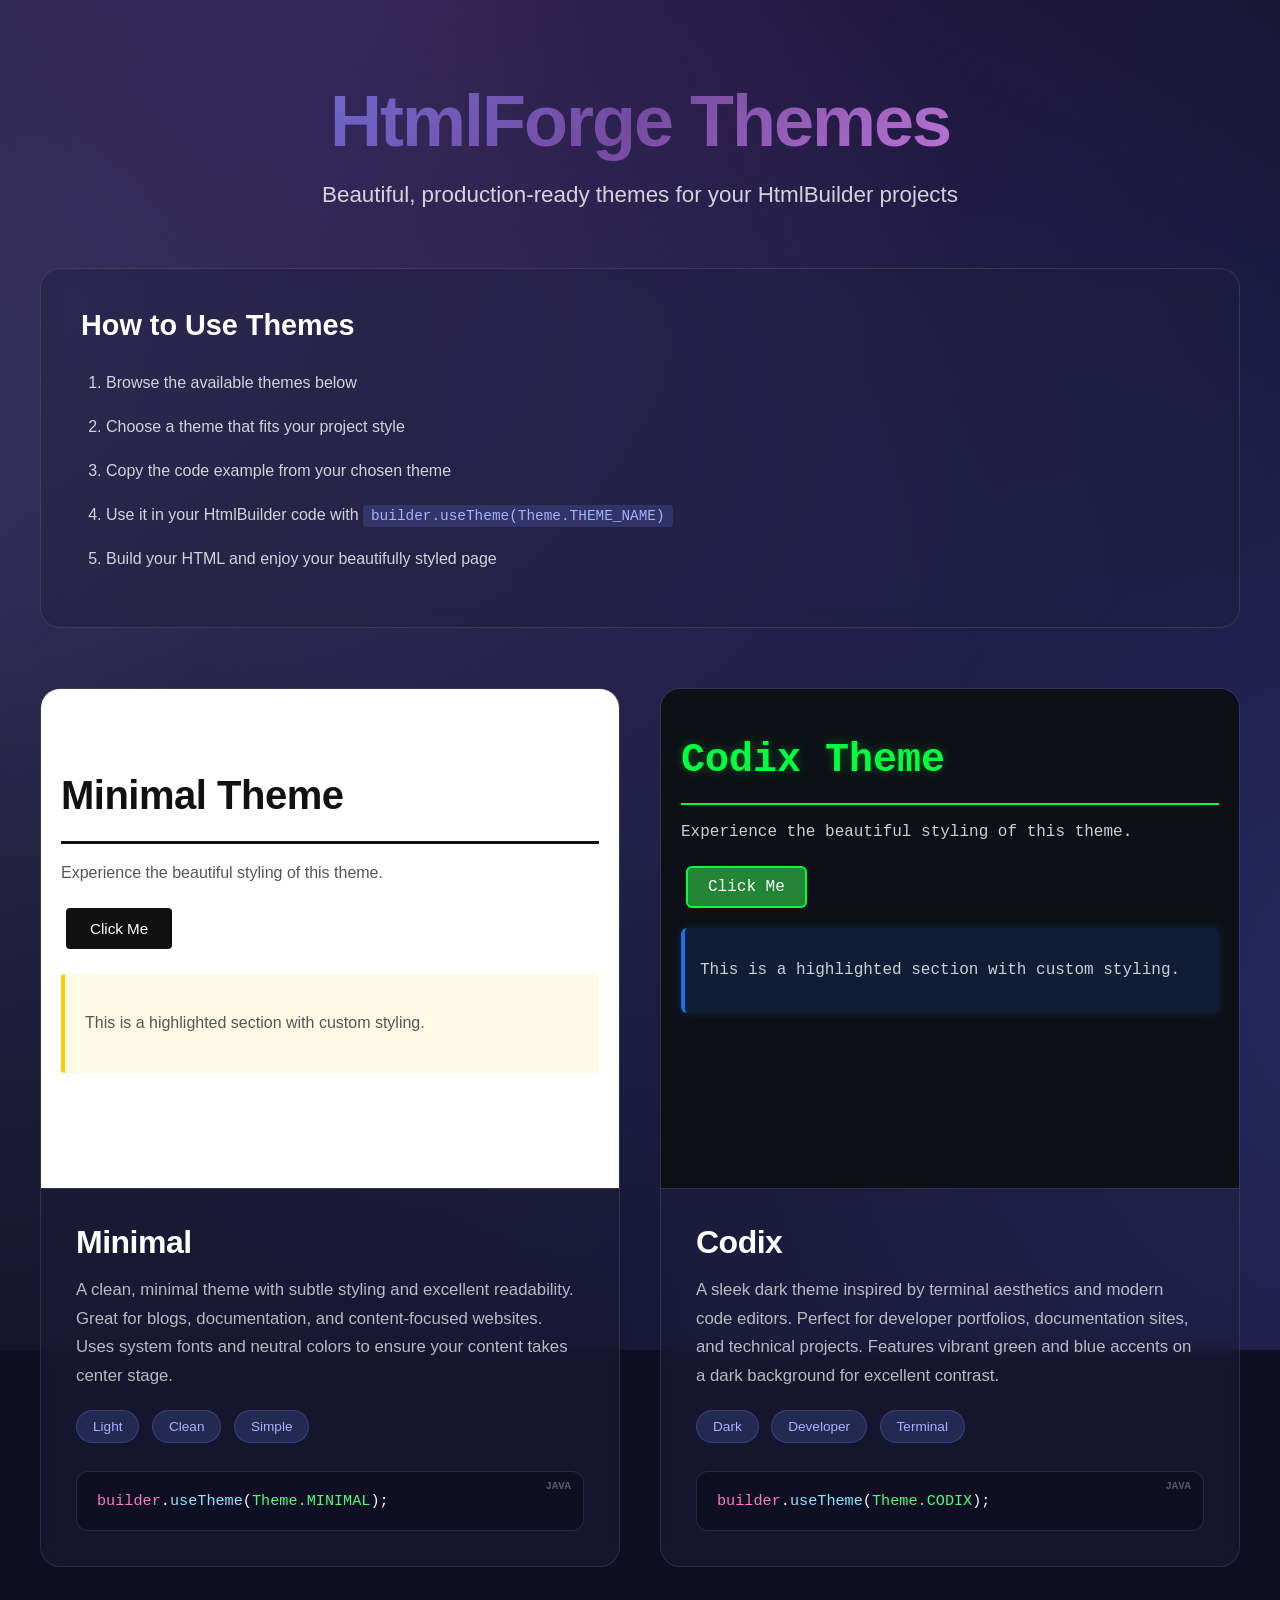
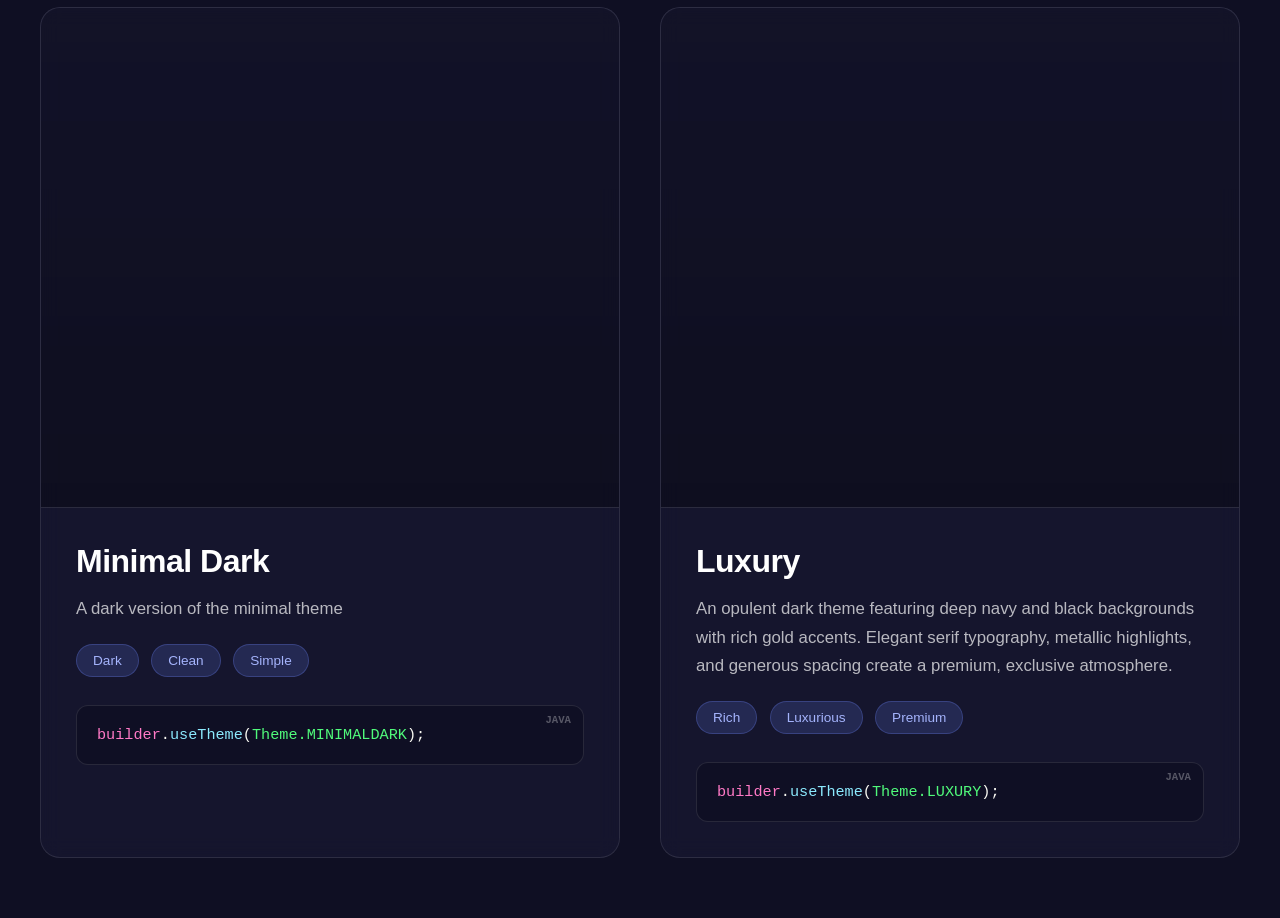
<file: themes/index.html>
<!DOCTYPE html>
<html lang="en">
<head>
    <meta charset="UTF-8">
    <meta name="viewport" content="width=device-width, initial-scale=1.0">
    <title>HtmlForge Themes - Style Gallery</title>
    <style>
        * {
            margin: 0;
            padding: 0;
            box-sizing: border-box;
        }

        body {
            font-family: -apple-system, BlinkMacSystemFont, 'Segoe UI', Roboto, Oxygen, Ubuntu, sans-serif;
            background: #0f0f23;
            min-height: 100vh;
            padding: 0;
            position: relative;
            overflow-x: hidden;
        }

        /* Animated gradient background */
        body::before {
            content: '';
            position: fixed;
            top: -50%;
            left: -50%;
            width: 200%;
            height: 200%;
            background:
                radial-gradient(circle at 20% 50%, rgba(120, 119, 198, 0.3), transparent 50%),
                radial-gradient(circle at 80% 80%, rgba(99, 102, 241, 0.3), transparent 50%),
                radial-gradient(circle at 40% 20%, rgba(168, 85, 247, 0.2), transparent 50%);
            animation: gradientShift 15s ease infinite;
            z-index: -1;
        }

        @keyframes gradientShift {
            0%, 100% { transform: translate(0, 0) rotate(0deg); }
            33% { transform: translate(5%, 5%) rotate(120deg); }
            66% { transform: translate(-5%, 5%) rotate(240deg); }
        }

        .container {
            max-width: 1400px;
            margin: 0 auto;
            padding: 0 20px;
        }

        header {
            text-align: center;
            color: white;
            padding: 80px 20px 60px;
            position: relative;
        }

        header h1 {
            font-size: clamp(2.5em, 8vw, 4.5em);
            margin-bottom: 20px;
            background: linear-gradient(135deg, #667eea 0%, #764ba2 50%, #f093fb 100%);
            -webkit-background-clip: text;
            -webkit-text-fill-color: transparent;
            background-clip: text;
            font-weight: 800;
            letter-spacing: -2px;
            animation: slideDown 0.8s ease-out;
        }

        @keyframes slideDown {
            from {
                opacity: 0;
                transform: translateY(-30px);
            }
            to {
                opacity: 1;
                transform: translateY(0);
            }
        }

        header p {
            font-size: clamp(1.1em, 3vw, 1.4em);
            color: rgba(255, 255, 255, 0.8);
            font-weight: 300;
            animation: fadeIn 1s ease-out 0.3s both;
        }

        @keyframes fadeIn {
            from { opacity: 0; }
            to { opacity: 1; }
        }

        .theme-grid {
            display: grid;
            grid-template-columns: repeat(auto-fit, minmax(min(100%, 550px), 1fr));
            gap: 40px;
            margin-bottom: 60px;
            padding: 0 20px;
        }

        .theme-card {
            background: rgba(30, 30, 60, 0.4);
            backdrop-filter: blur(10px);
            border-radius: 20px;
            overflow: hidden;
            border: 1px solid rgba(255, 255, 255, 0.1);
            transition: all 0.4s cubic-bezier(0.175, 0.885, 0.32, 1.275);
            animation: cardFloat 1s ease-out both;
        }

        .theme-card:nth-child(1) { animation-delay: 0.1s; }
        .theme-card:nth-child(2) { animation-delay: 0.2s; }
        .theme-card:nth-child(3) { animation-delay: 0.3s; }

        @keyframes cardFloat {
            from {
                opacity: 0;
                transform: translateY(40px);
            }
            to {
                opacity: 1;
                transform: translateY(0);
            }
        }

        .theme-card:hover {
            transform: translateY(-10px) scale(1.02);
            border-color: rgba(102, 126, 234, 0.5);
            box-shadow:
                0 20px 60px rgba(102, 126, 234, 0.3),
                0 0 0 1px rgba(102, 126, 234, 0.2);
        }

        .theme-preview {
            height: 500px;
            overflow: hidden;
            position: relative;
            background: linear-gradient(180deg, rgba(0,0,0,0.1) 0%, rgba(0,0,0,0.3) 100%);
            border-bottom: 1px solid rgba(255, 255, 255, 0.1);
        }

        .theme-preview-iframe {
            width: 100%;
            height: 100%;
            border: none;
        }

        .theme-preview-content {
            padding: 30px;
            height: 100%;
            overflow: hidden;
        }

        .theme-info {
            padding: 35px;
        }

        .theme-info h2 {
            color: #ffffff;
            font-size: 2em;
            margin-bottom: 15px;
            font-weight: 700;
            letter-spacing: -0.5px;
        }

        .theme-info p {
            color: rgba(255, 255, 255, 0.7);
            font-size: 1.05em;
            line-height: 1.7;
            margin-bottom: 20px;
        }

        .theme-tags {
            margin-bottom: 20px;
        }

        .theme-tag {
            display: inline-block;
            background: rgba(102, 126, 234, 0.2);
            color: #a5b4fc;
            padding: 8px 16px;
            border-radius: 25px;
            font-size: 0.85em;
            margin-right: 8px;
            margin-bottom: 8px;
            border: 1px solid rgba(102, 126, 234, 0.3);
            font-weight: 500;
            transition: all 0.3s ease;
        }

        .theme-tag:hover {
            background: rgba(102, 126, 234, 0.3);
            border-color: rgba(102, 126, 234, 0.5);
            transform: translateY(-2px);
        }

        .code-block {
            background: rgba(15, 15, 35, 0.8);
            color: #f8f8f2;
            padding: 20px;
            border-radius: 12px;
            margin-top: 20px;
            font-family: 'Monaco', 'Courier New', monospace;
            font-size: 0.95em;
            overflow-x: auto;
            border: 1px solid rgba(255, 255, 255, 0.1);
            position: relative;
        }

        .code-block::before {
            content: 'JAVA';
            position: absolute;
            top: 8px;
            right: 12px;
            font-size: 0.7em;
            color: rgba(255, 255, 255, 0.3);
            font-weight: 600;
        }

        .code-block .keyword {
            color: #ff79c6;
        }

        .code-block .enum {
            color: #50fa7b;
        }

        .code-block .method {
            color: #8be9fd;
        }

        .instructions {
            background: rgba(30, 30, 60, 0.4);
            backdrop-filter: blur(10px);
            border-radius: 20px;
            padding: 40px;
            margin: 0 20px 60px;
            border: 1px solid rgba(255, 255, 255, 0.1);
            animation: fadeIn 1.2s ease-out;
        }

        .instructions h2 {
            color: #ffffff;
            margin-bottom: 25px;
            font-size: 1.8em;
            font-weight: 700;
        }

        .instructions ol {
            color: rgba(255, 255, 255, 0.8);
            line-height: 2;
            padding-left: 25px;
        }

        .instructions li {
            margin-bottom: 12px;
        }

        .instructions code {
            background: rgba(102, 126, 234, 0.2);
            color: #a5b4fc;
            padding: 3px 8px;
            border-radius: 4px;
            font-size: 0.9em;
            font-family: 'Monaco', monospace;
        }

        footer {
            text-align: center;
            color: rgba(255, 255, 255, 0.6);
            margin-top: 60px;
            padding: 40px 20px 60px;
            border-top: 1px solid rgba(255, 255, 255, 0.1);
        }

        footer p {
            margin: 8px 0;
        }

        footer a {
            color: #a5b4fc;
            text-decoration: none;
            transition: color 0.3s ease;
            border-bottom: 1px solid transparent;
        }

        footer a:hover {
            color: #667eea;
            border-bottom-color: #667eea;
        }

        /* Codix Preview Styles */
        .codix-preview {
            background: #0d1117;
            color: #00ff41;
            font-family: 'Consolas', 'Monaco', monospace;
        }

        .codix-preview h1 {
            color: #00ff41;
            border-bottom: 2px solid #00ff41;
            padding-bottom: 10px;
            font-size: 1.8em;
            margin-bottom: 15px;
        }

        .codix-preview p {
            color: #c9d1d9;
            margin: 12px 0;
        }

        .codix-preview button {
            background: #238636;
            color: white;
            border: 2px solid #00ff41;
            padding: 10px 20px;
            border-radius: 6px;
            font-family: 'Consolas', monospace;
            cursor: pointer;
            margin-top: 10px;
        }

        .codix-preview .demo-div {
            background: #161b22;
            border-left: 4px solid #00ff41;
            padding: 15px;
            margin-top: 15px;
            border-radius: 6px;
        }

        /* Minimal Preview Styles */
        .minimal-preview {
            background: #ffffff;
            color: #333;
            font-family: -apple-system, BlinkMacSystemFont, 'Segoe UI', Roboto;
        }

        .minimal-preview h1 {
            color: #111;
            border-bottom: 3px solid #111;
            padding-bottom: 10px;
            font-size: 1.8em;
            margin-bottom: 15px;
        }

        .minimal-preview p {
            color: #555;
            margin: 12px 0;
        }

        .minimal-preview button {
            background: #111;
            color: white;
            padding: 10px 24px;
            border: none;
            border-radius: 4px;
            cursor: pointer;
            margin-top: 10px;
        }

        .minimal-preview .demo-div {
            background: #fafafa;
            padding: 15px;
            margin-top: 15px;
            border-radius: 4px;
        }

        /* Minimal Dark Preview Styles */
        .minimaldark-preview {
            background: #0b0d10;
            color: #e6eef6;
            font-family: -apple-system, BlinkMacSystemFont, 'Segoe UI', Roboto;
        }

        .minimaldark-preview h1 {
            color: #ffffff;
            border-bottom: 3px solid #22262a;
            padding-bottom: 10px;
            font-size: 1.8em;
            margin-bottom: 15px;
        }

        .minimaldark-preview p {
            color: #bfc8cf;
            margin: 12px 0;
        }

        .minimaldark-preview button {
            background: #1f6feb;
            color: white;
            padding: 10px 24px;
            border: none;
            border-radius: 4px;
            cursor: pointer;
            margin-top: 10px;
            box-shadow: 0 2px 6px rgba(15,17,21,0.6);
        }

        .minimaldark-preview .demo-div {
            background: #0f1115;
            padding: 15px;
            margin-top: 15px;
            border-radius: 4px;
            border: 1px solid #22262a;
        }

        /* Responsive Design */
        @media (max-width: 768px) {
            header h1 {
                font-size: 2.5em;
            }

            .theme-grid {
                grid-template-columns: 1fr;
                gap: 30px;
            }

            .instructions {
                padding: 30px 25px;
            }
        }
    
        
    
        
    
        
    
        
    

        
    

        
    

        
    

        
    

        /* Theme Preview Iframe Styles - Auto-generated */
        .theme-preview-iframe {
            width: 100%;
            height: 100%;
            border: none;
            display: block;
        }
        /* End Theme Preview Iframe Styles */
    </style>
</head>
<body>
<div class="container">
    <header>
        <h1>HtmlForge Themes</h1>
        <p>Beautiful, production-ready themes for your HtmlBuilder projects</p>
    </header>

    <div class="instructions">
        <h2>How to Use Themes</h2>
        <ol>
            <li>Browse the available themes below</li>
            <li>Choose a theme that fits your project style</li>
            <li>Copy the code example from your chosen theme</li>
            <li>Use it in your HtmlBuilder code with <code>builder.useTheme(Theme.THEME_NAME)</code></li>
            <li>Build your HTML and enjoy your beautifully styled page</li>
        </ol>
    </div>

    <div class="theme-grid">
            <!-- Minimal Theme -->
            <div class="theme-card">
                <div class="theme-preview">
                    <iframe 
                        class="theme-preview-iframe" 
                        src="[data-uri]"
                        sandbox="allow-same-origin"
                        scrolling="no"
                    ></iframe>
                </div>
                <div class="theme-info">
                    <h2>Minimal</h2>
                    <p>A clean, minimal theme with subtle styling and excellent readability. Great for blogs, documentation, and content-focused websites. Uses system fonts and neutral colors to ensure your content takes center stage.</p>
                    <div class="theme-tags">
                        <span class="theme-tag">Light</span>
                        <span class="theme-tag">Clean</span>
                        <span class="theme-tag">Simple</span>
                    </div>
                    <div class="code-block">
<span class="keyword">builder</span>.<span class="method">useTheme</span>(<span class="enum">Theme.MINIMAL</span>);
                    </div>
                </div>
            </div>

            <!-- Codix Theme -->
            <div class="theme-card">
                <div class="theme-preview">
                    <iframe 
                        class="theme-preview-iframe" 
                        src="[data-uri]"
                        sandbox="allow-same-origin"
                        scrolling="no"
                    ></iframe>
                </div>
                <div class="theme-info">
                    <h2>Codix</h2>
                    <p>A sleek dark theme inspired by terminal aesthetics and modern code editors. Perfect for developer portfolios, documentation sites, and technical projects. Features vibrant green and blue accents on a dark background for excellent contrast.</p>
                    <div class="theme-tags">
                        <span class="theme-tag">Dark</span>
                        <span class="theme-tag">Developer</span>
                        <span class="theme-tag">Terminal</span>
                    </div>
                    <div class="code-block">
<span class="keyword">builder</span>.<span class="method">useTheme</span>(<span class="enum">Theme.CODIX</span>);
                    </div>
                </div>
            </div>

            <!-- Minimal Dark Theme -->
            <div class="theme-card">
                <div class="theme-preview">
                    <iframe 
                        class="theme-preview-iframe" 
                        src="[data-uri]"
                        sandbox="allow-same-origin"
                        scrolling="no"
                    ></iframe>
                </div>
                <div class="theme-info">
                    <h2>Minimal Dark</h2>
                    <p>A dark version of the minimal theme</p>
                    <div class="theme-tags">
                        <span class="theme-tag">Dark</span>
                        <span class="theme-tag">Clean</span>
                        <span class="theme-tag">Simple</span>
                    </div>
                    <div class="code-block">
<span class="keyword">builder</span>.<span class="method">useTheme</span>(<span class="enum">Theme.MINIMALDARK</span>);
                    </div>
                </div>
            </div>

            <!-- Luxury Theme -->
            <div class="theme-card">
                <div class="theme-preview">
                    <iframe 
                        class="theme-preview-iframe" 
                        src="[data-uri]"
                        sandbox="allow-same-origin"
                        scrolling="no"
                    ></iframe>
                </div>
                <div class="theme-info">
                    <h2>Luxury</h2>
                    <p>An opulent dark theme featuring deep navy and black backgrounds with rich gold accents. Elegant serif typography, metallic highlights, and generous spacing create a premium, exclusive atmosphere.</p>
                    <div class="theme-tags">
                        <span class="theme-tag">Rich</span>
                        <span class="theme-tag">Luxurious</span>
                        <span class="theme-tag">Premium</span>
                    </div>
                    <div class="code-block">
<span class="keyword">builder</span>.<span class="method">useTheme</span>(<span class="enum">Theme.LUXURY</span>);
                    </div>
                </div>
            </div>

        </div>
</div>
</body>
</html>
</file>
